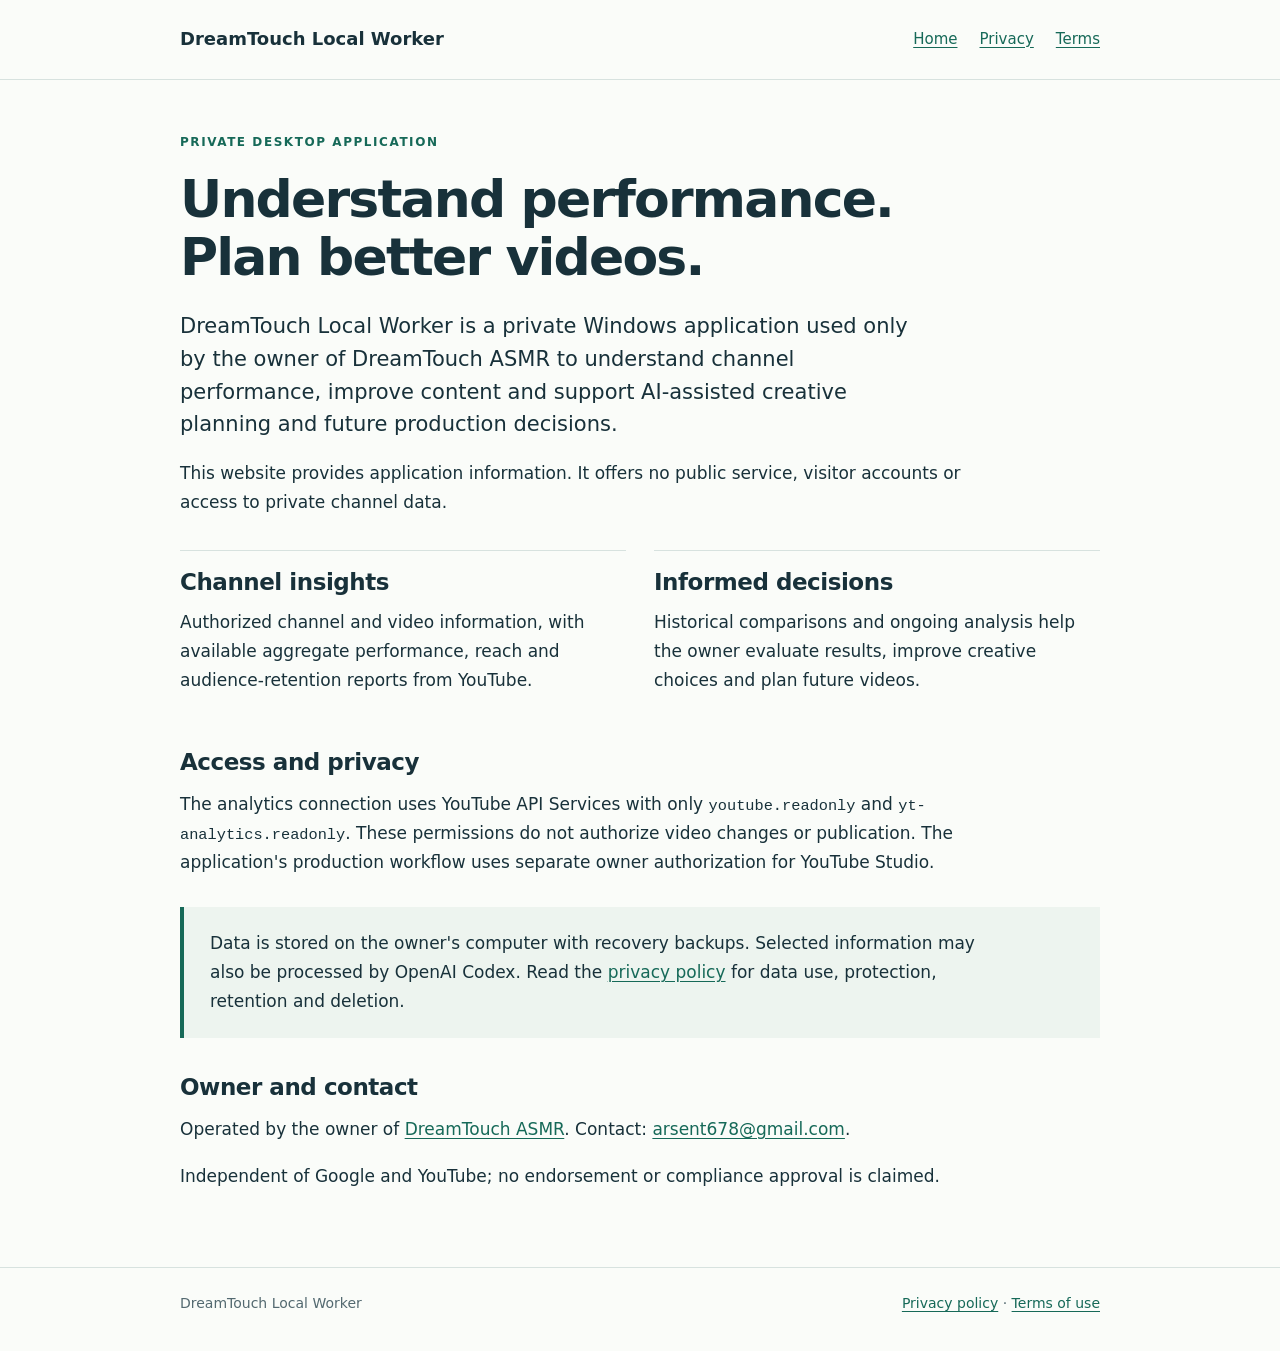
<file: index.html>
<!doctype html>
<html lang="en">
<head>
  <meta name="google-site-verification" content="cl3PkdQV7tjjs4OWMCx9phJMtvKV1X4TOSGwXWR_9Ic" />
  <meta charset="utf-8">
  <meta name="viewport" content="width=device-width, initial-scale=1">
  <meta name="description" content="A private application for the DreamTouch ASMR owner, using YouTube analytics to inform content improvement and AI-assisted creative planning.">
  <title>DreamTouch Local Worker</title>
  <link rel="stylesheet" href="styles.css">
</head>
<body>
<header><div class="wrap"><a class="brand" href="index.html">DreamTouch Local Worker</a><nav aria-label="Main navigation"><a href="index.html" aria-current="page">Home</a><a href="privacy.html">Privacy</a><a href="terms.html">Terms</a></nav></div></header>
<main class="wrap">
  <p class="eyebrow">Private desktop application</p>
  <h1>Understand performance.<br>Plan better videos.</h1>
  <p class="lead">DreamTouch Local Worker is a private Windows application used only by the owner of DreamTouch ASMR to understand channel performance, improve content and support AI-assisted creative planning and future production decisions.</p>
  <p>This website provides application information. It offers no public service, visitor accounts or access to private channel data.</p>
  <div class="facts">
    <section><h2>Channel insights</h2><p>Authorized channel and video information, with available aggregate performance, reach and audience-retention reports from YouTube.</p></section>
    <section><h2>Informed decisions</h2><p>Historical comparisons and ongoing analysis help the owner evaluate results, improve creative choices and plan future videos.</p></section>
  </div>
  <h2>Access and privacy</h2>
  <p>The analytics connection uses YouTube API Services with only <code>youtube.readonly</code> and <code>yt-analytics.readonly</code>. These permissions do not authorize video changes or publication. The application's production workflow uses separate owner authorization for YouTube Studio.</p>
  <div class="note"><p>Data is stored on the owner's computer with recovery backups. Selected information may also be processed by OpenAI Codex. Read the <a href="privacy.html">privacy policy</a> for data use, protection, retention and deletion.</p></div>
  <h2>Owner and contact</h2>
  <p>Operated by the owner of <a href="https://www.youtube.com/channel/UCSAaE6BpSrY8Y1GhBk1ROaw">DreamTouch ASMR</a>. Contact: <a href="mailto:arsent678@gmail.com">arsent678@gmail.com</a>.</p>
  <p>Independent of Google and YouTube; no endorsement or compliance approval is claimed.</p>
</main>
<footer><div class="wrap"><span>DreamTouch Local Worker</span><span><a href="privacy.html">Privacy policy</a> · <a href="terms.html">Terms of use</a></span></div></footer>
</body>
</html>
</file>
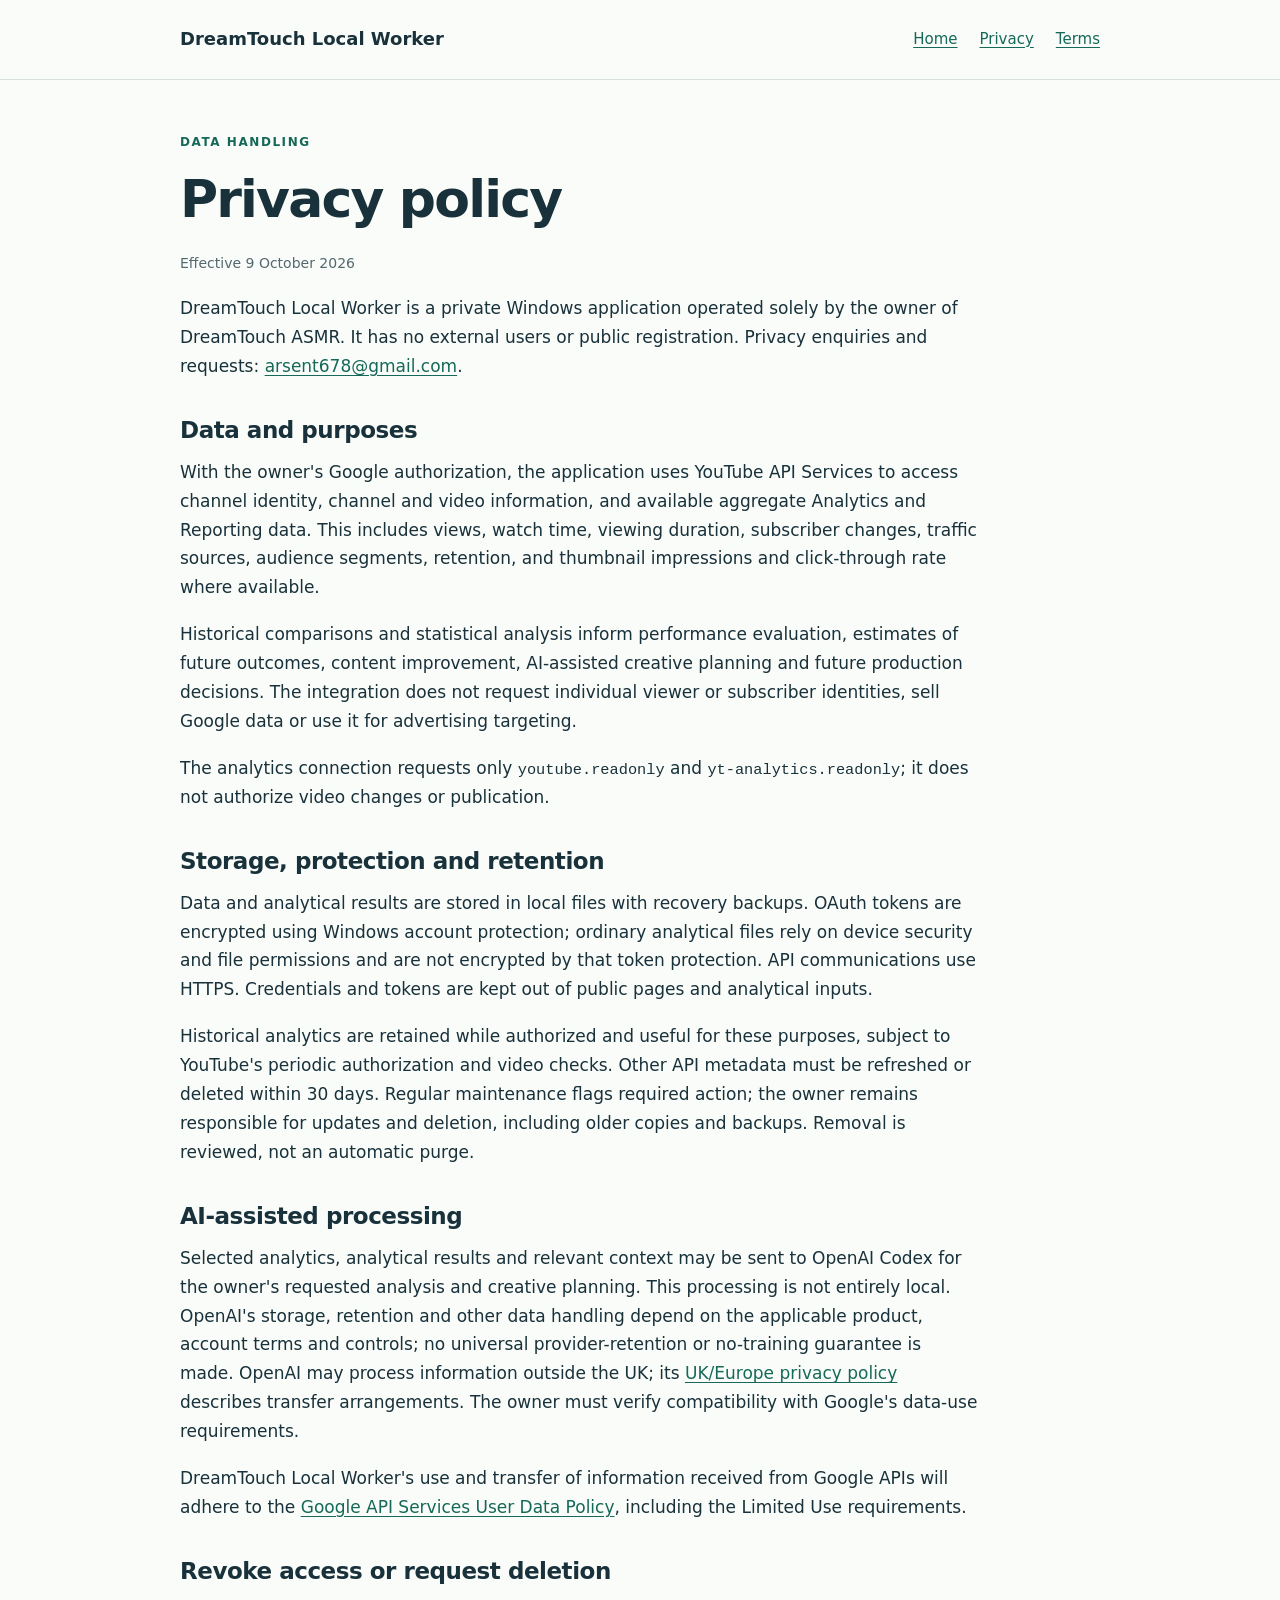
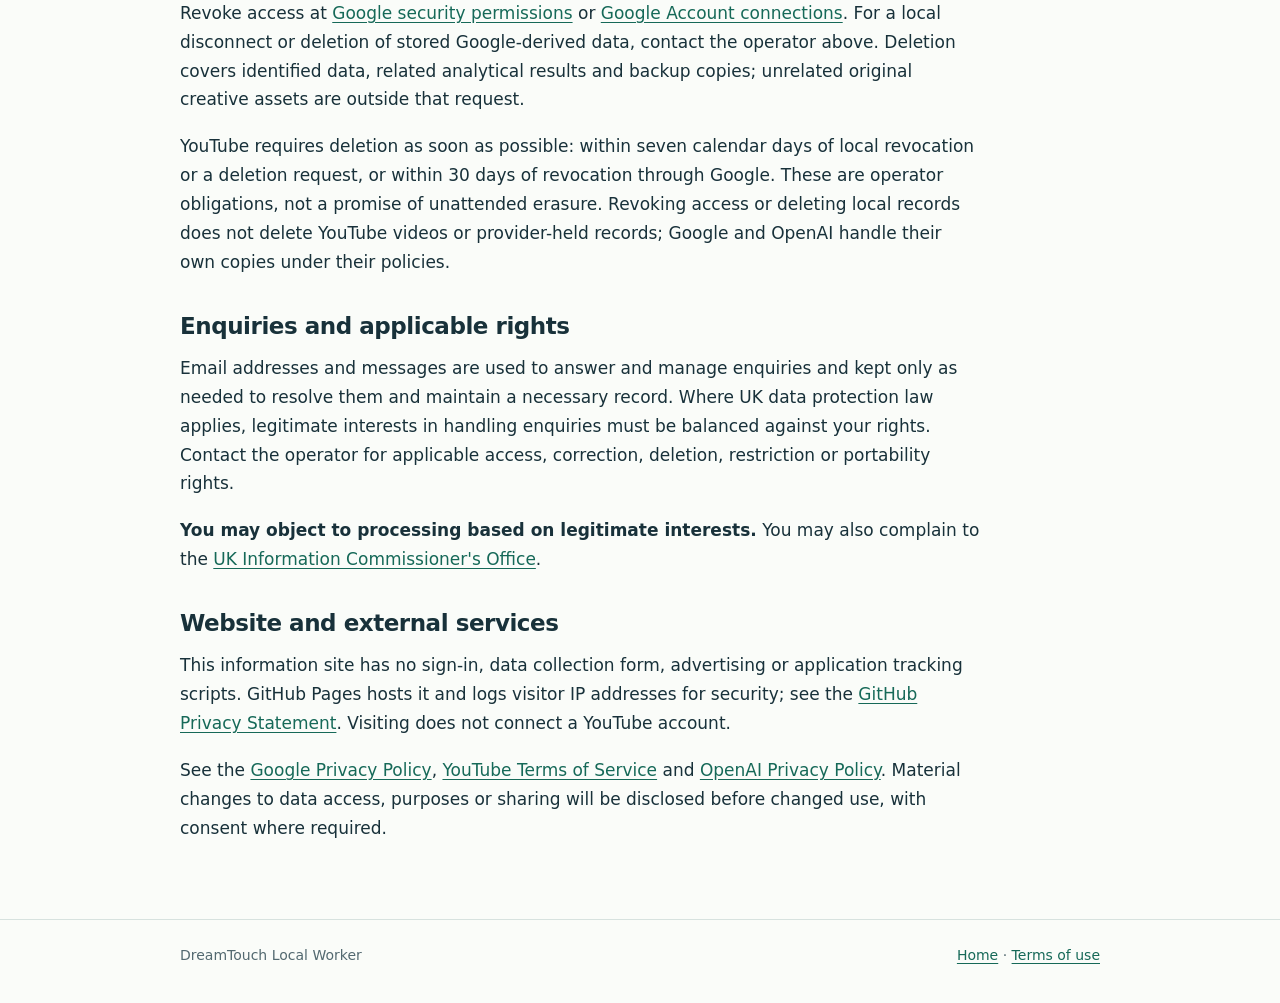
<file: privacy.html>
<!doctype html>
<html lang="en">
<head>
  <meta charset="utf-8"><meta name="viewport" content="width=device-width, initial-scale=1">
  <meta name="description" content="How DreamTouch Local Worker accesses, uses, protects and handles YouTube data, including Codex processing, retention and access revocation.">
  <title>Privacy policy — DreamTouch Local Worker</title><link rel="stylesheet" href="styles.css">
</head>
<body>
<header><div class="wrap"><a class="brand" href="index.html">DreamTouch Local Worker</a><nav aria-label="Main navigation"><a href="index.html">Home</a><a href="privacy.html" aria-current="page">Privacy</a><a href="terms.html">Terms</a></nav></div></header>
<main class="wrap">
  <p class="eyebrow">Data handling</p><h1>Privacy policy</h1><p class="date">Effective 9 October 2026</p>
  <p>DreamTouch Local Worker is a private Windows application operated solely by the owner of DreamTouch ASMR. It has no external users or public registration. Privacy enquiries and requests: <a href="mailto:arsent678@gmail.com">arsent678@gmail.com</a>.</p>
  <h2>Data and purposes</h2>
  <p>With the owner's Google authorization, the application uses YouTube API Services to access channel identity, channel and video information, and available aggregate Analytics and Reporting data. This includes views, watch time, viewing duration, subscriber changes, traffic sources, audience segments, retention, and thumbnail impressions and click-through rate where available.</p>
  <p>Historical comparisons and statistical analysis inform performance evaluation, estimates of future outcomes, content improvement, AI-assisted creative planning and future production decisions. The integration does not request individual viewer or subscriber identities, sell Google data or use it for advertising targeting.</p>
  <p>The analytics connection requests only <code>youtube.readonly</code> and <code>yt-analytics.readonly</code>; it does not authorize video changes or publication.</p>
  <h2>Storage, protection and retention</h2>
  <p>Data and analytical results are stored in local files with recovery backups. OAuth tokens are encrypted using Windows account protection; ordinary analytical files rely on device security and file permissions and are not encrypted by that token protection. API communications use HTTPS. Credentials and tokens are kept out of public pages and analytical inputs.</p>
  <p>Historical analytics are retained while authorized and useful for these purposes, subject to YouTube's periodic authorization and video checks. Other API metadata must be refreshed or deleted within 30 days. Regular maintenance flags required action; the owner remains responsible for updates and deletion, including older copies and backups. Removal is reviewed, not an automatic purge.</p>
  <h2>AI-assisted processing</h2>
  <p>Selected analytics, analytical results and relevant context may be sent to OpenAI Codex for the owner's requested analysis and creative planning. This processing is not entirely local. OpenAI's storage, retention and other data handling depend on the applicable product, account terms and controls; no universal provider-retention or no-training guarantee is made. OpenAI may process information outside the UK; its <a href="https://openai.com/policies/eu-privacy-policy/">UK/Europe privacy policy</a> describes transfer arrangements. The owner must verify compatibility with Google's data-use requirements.</p>
  <p>DreamTouch Local Worker's use and transfer of information received from Google APIs will adhere to the <a href="https://developers.google.com/terms/api-services-user-data-policy">Google API Services User Data Policy</a>, including the Limited Use requirements.</p>
  <h2>Revoke access or request deletion</h2>
  <p>Revoke access at <a href="https://security.google.com/settings/security/permissions">Google security permissions</a> or <a href="https://myaccount.google.com/connections">Google Account connections</a>. For a local disconnect or deletion of stored Google-derived data, contact the operator above. Deletion covers identified data, related analytical results and backup copies; unrelated original creative assets are outside that request.</p>
  <p>YouTube requires deletion as soon as possible: within seven calendar days of local revocation or a deletion request, or within 30 days of revocation through Google. These are operator obligations, not a promise of unattended erasure. Revoking access or deleting local records does not delete YouTube videos or provider-held records; Google and OpenAI handle their own copies under their policies.</p>
  <h2>Enquiries and applicable rights</h2>
  <p>Email addresses and messages are used to answer and manage enquiries and kept only as needed to resolve them and maintain a necessary record. Where UK data protection law applies, legitimate interests in handling enquiries must be balanced against your rights. Contact the operator for applicable access, correction, deletion, restriction or portability rights.</p>
  <p><strong>You may object to processing based on legitimate interests.</strong> You may also complain to the <a href="https://ico.org.uk/make-a-complaint/">UK Information Commissioner's Office</a>.</p>
  <h2>Website and external services</h2>
  <p>This information site has no sign-in, data collection form, advertising or application tracking scripts. GitHub Pages hosts it and logs visitor IP addresses for security; see the <a href="https://docs.github.com/en/site-policy/privacy-policies/github-general-privacy-statement">GitHub Privacy Statement</a>. Visiting does not connect a YouTube account.</p>
  <p>See the <a href="https://policies.google.com/privacy">Google Privacy Policy</a>, <a href="https://www.youtube.com/t/terms">YouTube Terms of Service</a> and <a href="https://openai.com/policies/privacy-policy/">OpenAI Privacy Policy</a>. Material changes to data access, purposes or sharing will be disclosed before changed use, with consent where required.</p>
</main>
<footer><div class="wrap"><span>DreamTouch Local Worker</span><span><a href="index.html">Home</a> · <a href="terms.html">Terms of use</a></span></div></footer>
</body>
</html>
</file>
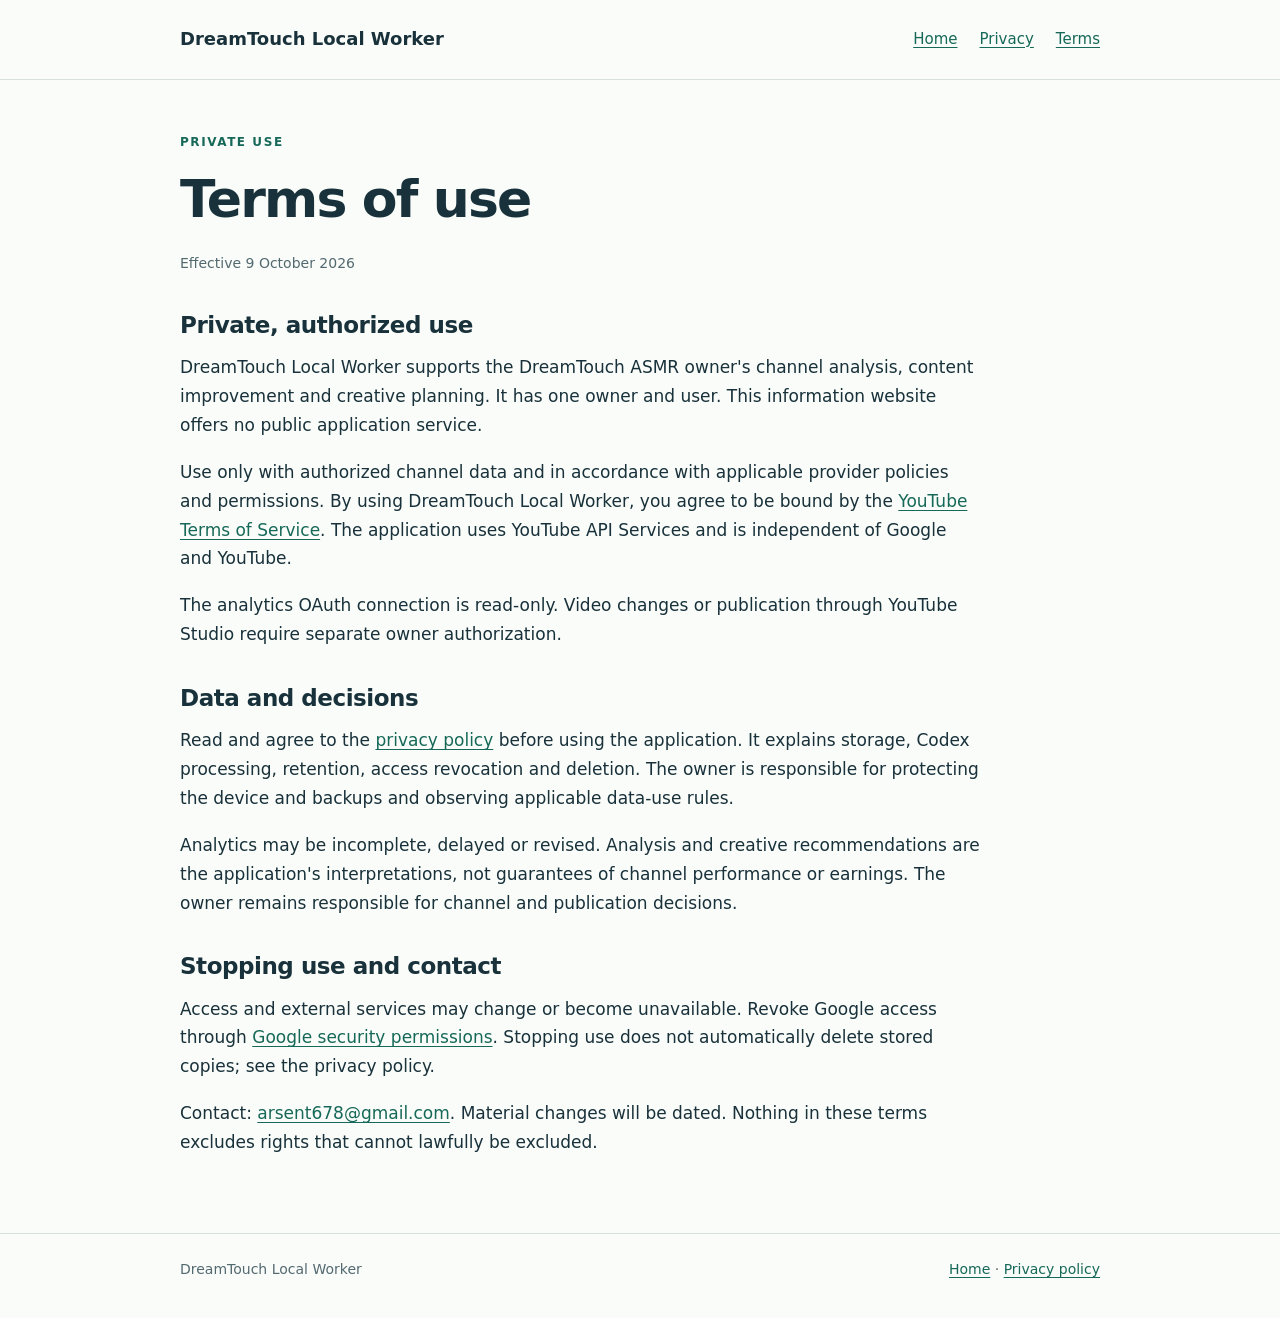
<file: terms.html>
<!doctype html>
<html lang="en">
<head>
  <meta charset="utf-8"><meta name="viewport" content="width=device-width, initial-scale=1">
  <meta name="description" content="Terms for private use of DreamTouch Local Worker, including authorized YouTube access, data handling and responsibility for channel decisions.">
  <title>Terms of use — DreamTouch Local Worker</title><link rel="stylesheet" href="styles.css">
</head>
<body>
<header><div class="wrap"><a class="brand" href="index.html">DreamTouch Local Worker</a><nav aria-label="Main navigation"><a href="index.html">Home</a><a href="privacy.html">Privacy</a><a href="terms.html" aria-current="page">Terms</a></nav></div></header>
<main class="wrap">
  <p class="eyebrow">Private use</p><h1>Terms of use</h1><p class="date">Effective 9 October 2026</p>
  <h2>Private, authorized use</h2>
  <p>DreamTouch Local Worker supports the DreamTouch ASMR owner's channel analysis, content improvement and creative planning. It has one owner and user. This information website offers no public application service.</p>
  <p>Use only with authorized channel data and in accordance with applicable provider policies and permissions. By using DreamTouch Local Worker, you agree to be bound by the <a href="https://www.youtube.com/t/terms">YouTube Terms of Service</a>. The application uses YouTube API Services and is independent of Google and YouTube.</p>
  <p>The analytics OAuth connection is read-only. Video changes or publication through YouTube Studio require separate owner authorization.</p>
  <h2>Data and decisions</h2>
  <p>Read and agree to the <a href="privacy.html">privacy policy</a> before using the application. It explains storage, Codex processing, retention, access revocation and deletion. The owner is responsible for protecting the device and backups and observing applicable data-use rules.</p>
  <p>Analytics may be incomplete, delayed or revised. Analysis and creative recommendations are the application's interpretations, not guarantees of channel performance or earnings. The owner remains responsible for channel and publication decisions.</p>
  <h2>Stopping use and contact</h2>
  <p>Access and external services may change or become unavailable. Revoke Google access through <a href="https://security.google.com/settings/security/permissions">Google security permissions</a>. Stopping use does not automatically delete stored copies; see the privacy policy.</p>
  <p>Contact: <a href="mailto:arsent678@gmail.com">arsent678@gmail.com</a>. Material changes will be dated. Nothing in these terms excludes rights that cannot lawfully be excluded.</p>
</main>
<footer><div class="wrap"><span>DreamTouch Local Worker</span><span><a href="index.html">Home</a> · <a href="privacy.html">Privacy policy</a></span></div></footer>
</body>
</html>
</file>
<file: styles.css>
:root { color-scheme: light; --ink: #18313a; --muted: #536970; --line: #d7e2df; --accent: #166958; --paper: #fafcf9; }
* { box-sizing: border-box; }
body { margin: 0; background: var(--paper); color: var(--ink); font: 17px/1.7 system-ui, -apple-system, BlinkMacSystemFont, "Segoe UI", sans-serif; }
a { color: var(--accent); text-underline-offset: .2em; }
a:hover { color: #0b483c; }
a:focus-visible { outline: 3px solid #e0a04c; outline-offset: 4px; }
.wrap { width: min(920px, calc(100% - 44px)); margin: auto; }
header { border-bottom: 1px solid var(--line); padding: 24px 0; }
header .wrap { display: flex; flex-wrap: wrap; justify-content: space-between; align-items: center; gap: 16px; }
.brand { color: var(--ink); font-size: 18px; font-weight: 700; text-decoration: none; }
nav { display: flex; flex-wrap: wrap; gap: 22px; }
nav a { font-size: 15px; }
main { padding: 52px 0 58px; }
.eyebrow { color: var(--accent); font-size: 12px; font-weight: 700; letter-spacing: .13em; text-transform: uppercase; }
h1 { font-size: clamp(34px, 5vw, 52px); line-height: 1.12; letter-spacing: -.035em; margin: 14px 0 24px; max-width: 760px; }
h2 { font-size: 23px; line-height: 1.35; letter-spacing: -.02em; margin: 34px 0 12px; }
p { margin: 0 0 18px; max-width: 800px; }
.lead { font-size: 21px; line-height: 1.55; max-width: 760px; }
.note { padding: 22px 26px; border-left: 4px solid var(--accent); background: #edf4ef; margin: 30px 0; }
.note p:last-child { margin-bottom: 0; }
.facts { display: grid; grid-template-columns: 1fr 1fr; gap: 28px; margin: 34px 0; }
.facts section { border-top: 1px solid var(--line); padding-top: 16px; }
.facts h2 { margin: 0 0 10px; }
li { margin: 8px 0; }
code { font-size: .9em; overflow-wrap: anywhere; }
.date, footer { color: var(--muted); font-size: 14px; }
footer { border-top: 1px solid var(--line); padding: 24px 0 36px; }
footer .wrap { display: flex; flex-wrap: wrap; gap: 10px 24px; justify-content: space-between; }
@media (max-width: 600px) { .wrap { width: calc(100% - 32px); } main { padding-top: 34px; } .facts { grid-template-columns: 1fr; gap: 18px; } .lead { font-size: 19px; } }
@media print { body { background: white; font-size: 11pt; } header, footer { padding: 10px 0; } main { padding: 20px 0; } h1 { font-size: 28pt; } }
</file>
